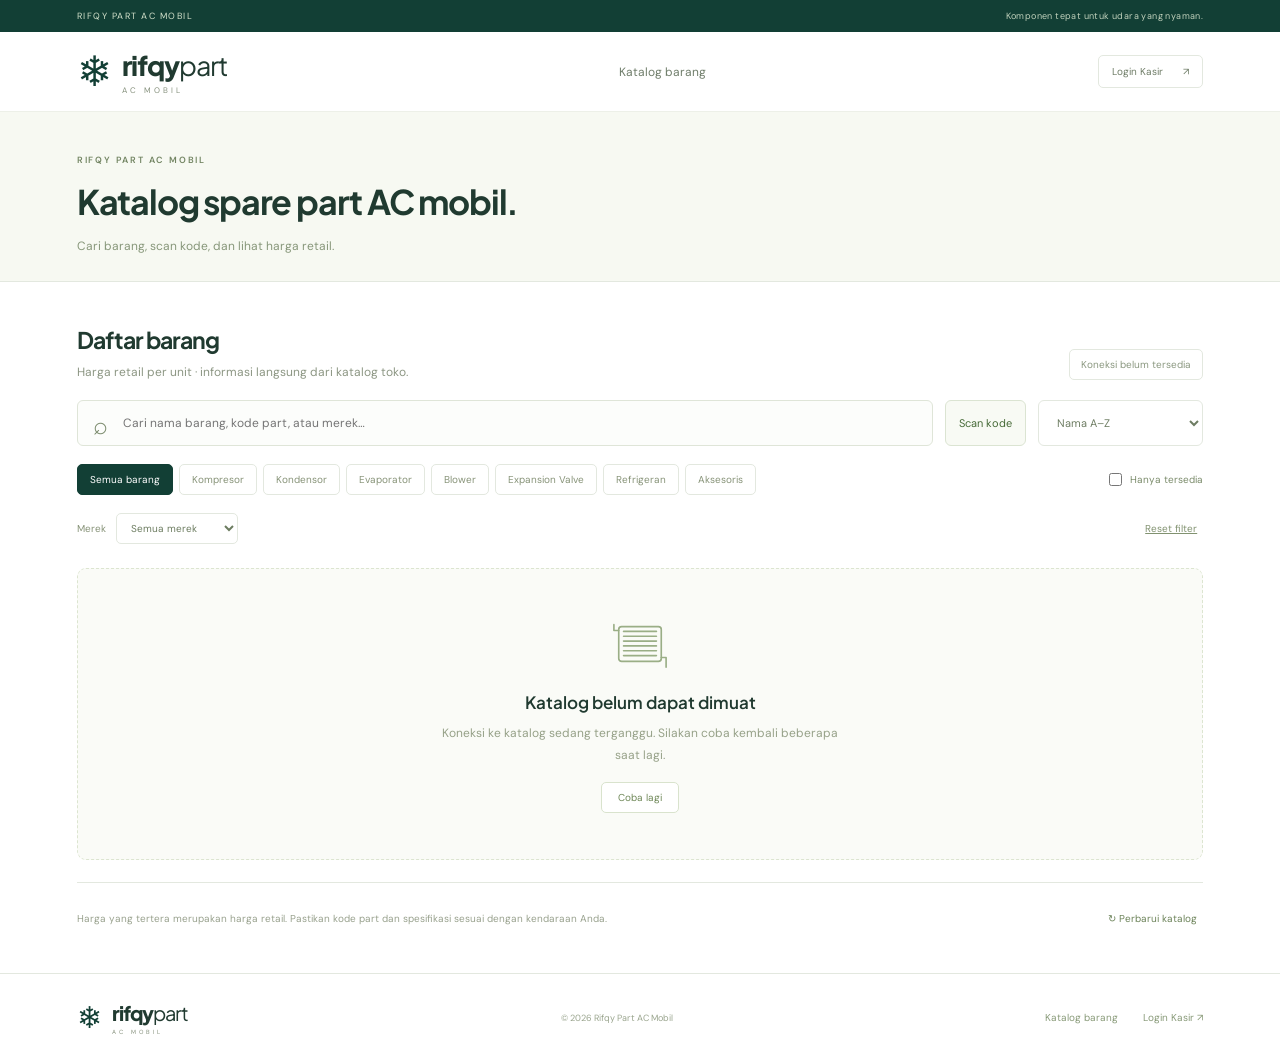
<file: index.html>
<!doctype html><html lang="id"><head><meta charset="utf-8"><meta name="viewport" content="width=device-width,initial-scale=1"><meta name="theme-color" content="#123f35"><meta name="description" content="Katalog spare part AC mobil Rifqy Part. Temukan kompresor, kondensor, evaporator, blower, dan aksesoris dengan harga retail yang jelas."><link rel="icon" type="image/svg+xml" href="favicon.svg?v=snowflake-2"><title>Rifqy Part AC Mobil — Katalog & Harga Retail</title><link rel="stylesheet" href="catalog.css"><link rel="stylesheet" href="scan.css"><style>#order-dialog{border:0;border-radius:18px;padding:0;width:min(94vw,510px);max-height:90vh}#order-dialog::backdrop{background:#0b1719b3}.order-dialog-inner{padding:25px;position:relative;font-family:inherit}.order-dialog-inner h2{margin:0 0 8px}.order-dialog-inner>p{color:#556;margin:0 0 18px}.order-dialog-inner .field{display:flex;flex-direction:column;gap:6px;margin:11px 0}.order-dialog-inner label{font-weight:650;font-size:14px}.order-dialog-inner input,.order-dialog-inner textarea{font:inherit;padding:11px;border:1px solid #b6c5c1;border-radius:9px;max-width:100%;box-sizing:border-box}.order-dialog-inner #close-order{position:absolute;right:15px;top:13px;background:none;border:0;font-size:27px;cursor:pointer}.order-submit,.order-button{background:#126b4d;color:white;border:0;border-radius:9px;padding:11px 16px;cursor:pointer;font-weight:700}.order-submit{width:100%;margin-top:10px}.order-button:disabled{opacity:.5;cursor:not-allowed}.order-hint{font-size:13px;color:#596963}#order-estimate{font-weight:700}</style><style>
.product-art{overflow:hidden;min-height:0;isolation:isolate}
.product-art .real-product-photo{display:block;width:100%;height:100%;min-width:0;min-height:0;max-height:100%;object-fit:contain;object-position:center;padding:18px 12px 10px;box-sizing:border-box;grid-area:1/1;position:relative;z-index:0}
.product-art .type-tag{z-index:2}
.product-art .photo-fallback{grid-area:1/1}
.detail-top{overflow:hidden;isolation:isolate}
.detail-top .real-product-photo{display:block;width:100%;height:100%;max-height:100%;min-height:0;object-fit:contain;object-position:center;padding:18px;box-sizing:border-box;grid-area:1/1}
.detail-top .photo-fallback{grid-area:1/1}
.catalog-card-body{position:relative;z-index:1;background:#fff;min-width:0}
.catalog-card h3{overflow-wrap:anywhere}
</style><script src="scan.js" defer></script><script src="catalog.js?v=photo-layout-20261022b" defer></script></head><body><div class="topline"><span>RIFQY PART AC MOBIL</span><span>Komponen tepat untuk udara yang nyaman.</span></div><header class="site-header"><a class="logo" href="./" aria-label="Rifqy Part AC Mobil, beranda"><span class="snow">❄</span><span><b>rifqy<span>part</span></b><small>AC MOBIL</small></span></a><nav aria-label="Navigasi utama"><a href="#katalog">Katalog barang</a></nav><a class="staff-login" href="kasir.html">Login Kasir <span aria-hidden="true">↗</span></a></header><main><section class="simple-intro"><div class="eyebrow">RIFQY PART AC MOBIL</div><h1>Katalog spare part AC mobil.</h1><p>Cari barang, scan kode, dan lihat harga retail.</p></section><section class="catalog-section" id="katalog"><div class="section-heading"><div><h2>Daftar barang</h2><p>Harga retail per unit · informasi langsung dari katalog toko.</p></div><span class="catalog-count" id="catalog-count" aria-live="polite">Memuat katalog…</span></div><div class="search-row"><div class="catalog-search"><span aria-hidden="true">⌕</span><input type="search" id="catalog-search" placeholder="Cari nama barang, kode part, atau merek…" aria-label="Cari barang di katalog"></div><button class="scan-action" id="scan-public" type="button">Scan kode</button><select id="catalog-sort" aria-label="Urutkan barang"><option value="name">Nama A–Z</option><option value="price-asc">Harga terendah</option><option value="price-desc">Harga tertinggi</option></select></div><div class="filter-row"><div class="category-chips" id="category-chips"></div><label class="available-filter"><input type="checkbox" id="only-available"> Hanya tersedia</label></div><div class="brand-filter"><label for="brand-select">Merek</label><select id="brand-select"><option value="">Semua merek</option></select><button class="reset-filter" id="reset-filters">Reset filter</button></div><div id="catalog-results" class="catalog-products" aria-live="polite"><div class="empty-state"><div class="loading-pulse"></div><p>Menyiapkan katalog barang…</p></div></div><div class="catalog-bottom"><p>Harga yang tertera merupakan harga retail. Pastikan kode part dan spesifikasi sesuai dengan kendaraan Anda.</p><button id="refresh-catalog">↻ Perbarui katalog</button></div></section></main><footer><a class="logo" href="./"><span class="snow">❄</span><span><b>rifqy<span>part</span></b><small>AC MOBIL</small></span></a><span>© <span id="year"></span> Rifqy Part AC Mobil</span><div><a href="#katalog">Katalog barang</a><a href="kasir.html">Login Kasir ↗</a></div></footer><dialog id="order-dialog"><div class="order-dialog-inner"><button type="button" id="close-order" class="close-detail" aria-label="Tutup form pesanan">×</button><h2>Pesan via WhatsApp</h2><p>Isi data berikut. Pesanan akan dibuka di WhatsApp toko untuk dikonfirmasi.</p><form id="order-form"><div class="field"><label for="order-product">Barang</label><input id="order-product" readonly></div><div class="field"><label for="order-qty">Jumlah unit</label><input id="order-qty" type="number" min="1" max="9999" step="1" value="1" required></div><div class="field"><label for="order-name">Nama pemesan *</label><input id="order-name" maxlength="100" autocomplete="name" required></div><div class="field"><label for="order-phone">Nomor WhatsApp *</label><input id="order-phone" type="tel" inputmode="tel" maxlength="20" placeholder="08xxxxxxxxxx" required></div><div class="field"><label for="order-address">Alamat pengiriman *</label><textarea id="order-address" rows="3" maxlength="500" required></textarea></div><div class="field"><label for="order-notes">Catatan (opsional)</label><textarea id="order-notes" rows="2" maxlength="500" placeholder="Tipe mobil, tahun, atau catatan lain"></textarea></div><p id="order-estimate" aria-live="polite"></p><p class="order-hint">Harga barang belum termasuk ongkir. Stok dan kecocokan part dikonfirmasi admin sebelum pembayaran.</p><button type="submit" class="order-submit">Kirim Pesanan via WhatsApp ↗</button></form></div></dialog><dialog id="product-dialog"><div id="product-detail"></div></dialog></body></html>
</file>
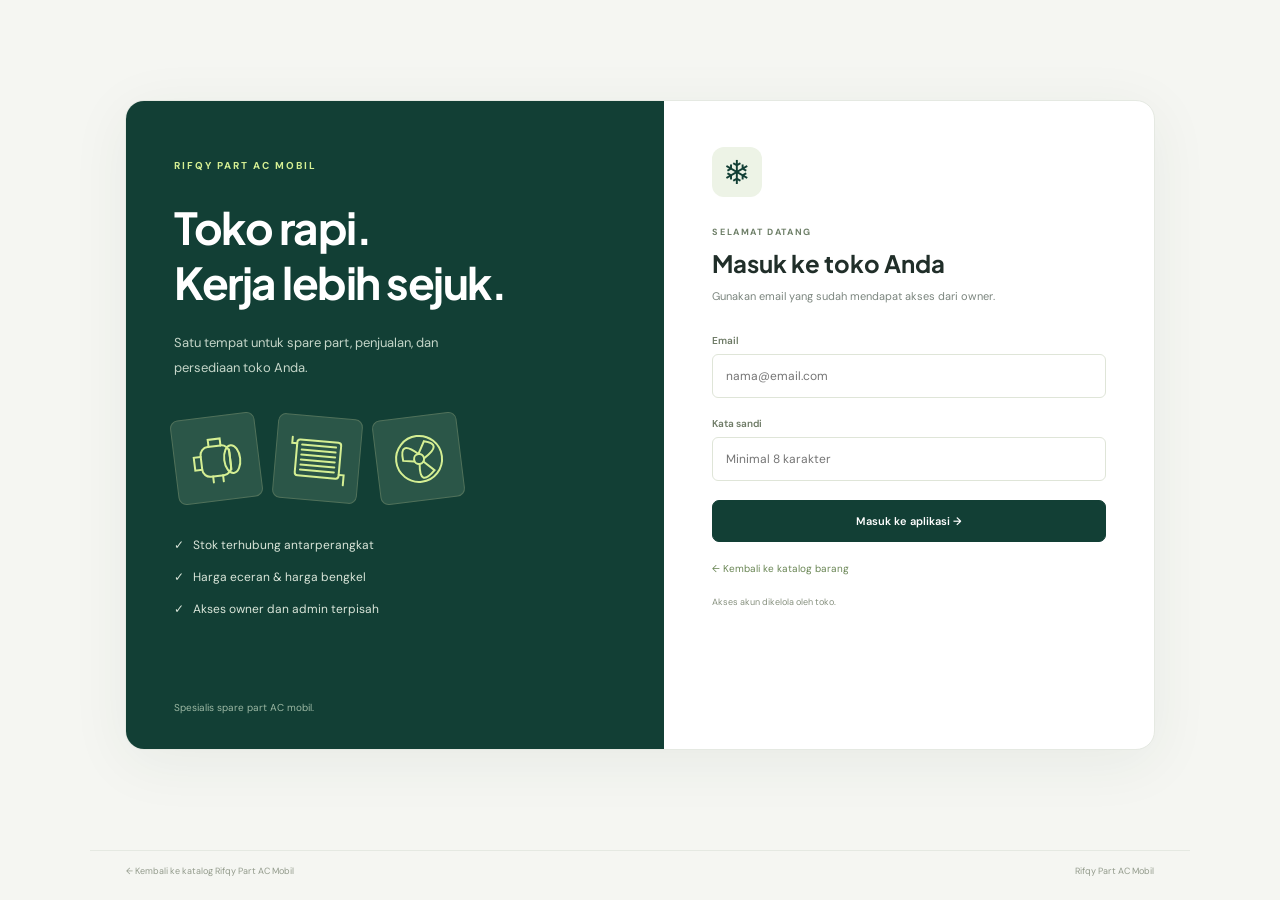
<file: kasir.html>
<!doctype html><html lang="id"><head><meta charset="utf-8"><meta name="viewport" content="width=device-width,initial-scale=1"><meta name="robots" content="noindex,nofollow"><meta name="theme-color" content="#123f35"><meta name="description" content="Sistem kasir Rifqy Part AC Mobil untuk owner dan admin toko."><link rel="icon" type="image/svg+xml" href="favicon.svg?v=snowflake-2"><title>Login Kasir | Rifqy Part AC Mobil</title><link rel="stylesheet" href="style.css?v=sales-thermal-20261022"><link rel="stylesheet" href="scan.css"></head><body><aside><a class="brand" href="#dashboard"><span class="brand-icon">❄</span><span>rifqy<span class="thin">part</span><small>AC MOBIL · RETAIL SYSTEM</small></span></a><div class="shop"><span class="avatar">RP</span><div><b>Rifqy Part AC Mobil</b><small>Spesialis spare part AC mobil</small></div><span class="online"></span></div><label class="nav-label">WORKSPACE</label><nav id="nav"></nav><div class="aside-bottom"><div class="help-icon">↗</div><b>Data toko, tetap di tanganmu.</b><p>Simpan cadangan secara berkala agar data mudah dipindahkan.</p><button class="backup" onclick="backup()">↓ Ekspor cadangan</button><button class="restore" onclick="document.getElementById('restore').click()">Pulihkan cadangan</button><input type="file" id="restore" accept="application/json" hidden></div><div class="profile"><span class="avatar">O</span><div><b>Owner toko</b><small>Mode satu perangkat</small></div></div></aside><div class="workspace"><header><div class="breadcrumb">Workspace <span>/</span> <b id="crumb">Ringkasan</b></div><div class="header-right"><span class="device"><i></i> Menghubungkan data…</span><span id="today"></span><button id="session-exit" class="session-exit" type="button" hidden onclick="demoMode?exitDemo():logoutCloud()">Keluar akun</button><button class="icon-btn mobile-menu" aria-label="Buka menu" onclick="document.body.classList.toggle('menu-open')">☰</button></div></header><main id="app"></main><footer><a href="./">← Kembali ke katalog Rifqy Part AC Mobil</a><span>Rifqy Part AC Mobil</span></footer></div><dialog id="modal"><div id="modal-content"></div></dialog><div id="toast" role="status"></div><script src="vendor/supabase-2.118.0.js"></script><script src="cloud.js?v=discount-20261022"></script><script src="scan.js"></script><script src="vendor/jsbarcode-3.12.3.all.min.js"></script><script src="app.js?v=backup-20261022"></script><script src="barcode-ui.js"></script><script src="credit-ui.js"></script><script src="operations-ui.js?v=thermal-supplier-20261022"></script><script src="product-photo.js"></script></body></html>
</file>
<file: catalog.css>
@import url('https://fonts.googleapis.com/css2?family=DM+Sans:wght@400;500;600;700&family=Plus+Jakarta+Sans:wght@400;500;600;700;800&display=swap');
:root{--green:#123f35;--ink:#203a30;--lime:#d5ef93;--muted:#7b857b;--line:#e3e8df;--cream:#f7f8f2}*{box-sizing:border-box}html{scroll-behavior:smooth;scroll-padding-top:100px}body{margin:0;background:#fff;color:var(--ink);font:14px 'DM Sans',Arial,sans-serif}a{color:inherit;text-decoration:none}button,input,select{font:inherit}button,a{touch-action:manipulation}button{cursor:pointer}input:focus-visible,select:focus-visible,button:focus-visible,a:focus-visible{outline:3px solid #83aa59;outline-offset:4px}.topline{background:var(--green);color:#d4e2cc;display:flex;justify-content:space-between;padding:10px max(6%,calc((100vw - 1200px)/2));font-size:9px;letter-spacing:1.5px}.topline span:last-child{letter-spacing:.4px;color:#c0d1bc}.site-header{height:95px;padding:0 6%;display:flex;align-items:center;justify-content:space-between;border-bottom:1px solid #edf0e8;background:white}.logo{display:flex;align-items:center;gap:10px}.snow{font-size:42px;color:var(--green)}.logo b{display:block;font:800 27px 'Plus Jakarta Sans';letter-spacing:-1px}.logo b span{font-weight:400}.logo small{display:block;font-size:8px;letter-spacing:3px;color:#86917d;margin-top:3px}.site-header nav{display:flex;gap:32px;font-size:12px;color:#6f7d6a}.site-header nav a:hover{color:var(--green)}.staff-login{font-size:10px;border:1px solid var(--line);padding:9px 13px;border-radius:5px;color:#6e7c66;display:flex;gap:20px}.staff-login:hover{background:var(--cream)}main{max-width:1440px;margin:auto}.hero{display:grid;grid-template-columns:1.05fr 1fr;padding:64px 6% 52px;gap:45px;align-items:center;min-height:530px}.eyebrow{font-size:9px;font-weight:600;letter-spacing:1.8px;color:#738563;display:flex;gap:8px;align-items:center}.eyebrow i{width:5px;height:5px;border-radius:50%;background:#88ab59}h1{font:700 clamp(35px,3.8vw,56px)/1.2 'Plus Jakarta Sans',Arial;letter-spacing:-2.4px;margin:23px 0}h1 em{font-style:normal;color:#66874c}h2{font:700 28px/1.35 'Plus Jakarta Sans',Arial;letter-spacing:-1px;margin:12px 0 0}.hero-text>p{font-size:13px;line-height:1.9;max-width:370px;color:#7d8876;margin-bottom:28px}.primary{display:inline-flex;align-items:center;justify-content:center;gap:38px;background:var(--green);color:white;padding:14px 20px;border-radius:6px;font-size:12px}.primary:hover{background:#245a46}.hero-notes{display:flex;gap:20px;font-size:9px;color:#8c9682;margin-top:24px}.hero-notes span:before{content:'✓';color:#668d4a;margin-right:5px}.hero-art{height:390px;background:#edf2e5;border:1px solid #e6ecd9;border-radius:15px;position:relative;display:grid;place-items:center;overflow:hidden}.art-grid{position:absolute;inset:0;opacity:.5;background-image:linear-gradient(#dce5cc70 1px,transparent 1px),linear-gradient(90deg,#dce5cc70 1px,transparent 1px);background-size:35px 35px;mask-image:linear-gradient(110deg,black,transparent)}.art-index{position:absolute;left:25px;top:24px;font-size:8px;letter-spacing:2px;color:#8b9b7a}.orbit{position:absolute;border:1px solid #d3dfc4;border-radius:50%;width:280px;height:280px}.orbit-two{width:355px;height:355px;border-style:dashed;border-color:#d8e1cc}.hero-part{position:relative;color:var(--green);width:225px;transform:rotate(-13deg);filter:drop-shadow(12px 24px 12px #54733a20)}.hero-part svg{width:100%;height:auto;stroke-width:1.1}.art-label{position:absolute;left:24px;bottom:84px;display:flex;gap:8px;align-items:center;font-size:7px;letter-spacing:1.4px;color:#7b9068}.mini-line{height:1px;width:27px;background:#93a87a}.art-tag{position:absolute;bottom:20px;left:20px;right:20px;display:flex;align-items:center;gap:13px;background:#ffffffd9;border:1px solid #e0e8d5;border-radius:7px;padding:14px}.art-tag>span{font-size:24px;color:#78955a}.art-tag b{display:block;font:600 11px 'Plus Jakarta Sans'}.art-tag small{display:block;font-size:9px;color:#8b9780;margin-top:4px}.art-plus{position:absolute;top:20px;right:24px;font-size:24px;color:#92a67b}.trust-strip{margin:0 6% 57px;display:grid;grid-template-columns:repeat(3,1fr);border-top:1px solid var(--line);border-bottom:1px solid var(--line);padding:25px 0;gap:28px}.trust-strip>div{display:flex;gap:14px;align-items:center;border-right:1px solid var(--line)}.trust-strip>div:last-child{border:0}.trust-num{font:500 20px 'Plus Jakarta Sans';color:#b3c3a4}.trust-strip b{font-size:11px;font-weight:600}.trust-strip small{display:block;font-size:10px;color:#95a087;margin-top:6px}.category-section,.catalog-section{padding:0 6%;margin-bottom:64px}.section-heading{display:flex;justify-content:space-between;align-items:end;gap:18px;margin-bottom:25px}.text-link{font-size:10px;color:#6c825c;white-space:nowrap}.category-grid{display:grid;grid-template-columns:repeat(6,1fr);gap:12px}.category-card{border:1px solid var(--line);border-radius:8px;background:var(--cream);padding:19px 10px 16px;color:#6e8062;text-align:center;transition:.15s}.category-card:hover{border-color:#9bb17f;transform:translateY(-3px)}.category-card svg{width:50px;height:50px;display:block;margin:0 auto 13px}.category-card b{font-size:11px;font-weight:500;color:#46573c}.catalog-section{padding-top:40px;border-top:1px solid var(--line)}.section-heading p{font-size:12px;color:#8c9683;margin:9px 0 0}.catalog-count{font-size:10px;color:#8b9880;border:1px solid var(--line);padding:8px 11px;border-radius:5px;white-space:nowrap}.search-row{display:flex;gap:12px}.catalog-search{position:relative;flex:1}.catalog-search>span{position:absolute;top:9px;left:16px;font-size:25px;color:#7b8b6d}.catalog-search input{width:100%;border:1px solid #dfe5d8;border-radius:6px;padding:14px 18px 14px 45px;font-size:12px;background:#fcfdfb;outline-color:#8ba66a}.search-row>select{border:1px solid var(--line);padding:0 14px;border-radius:6px;font-size:11px;color:#6e7d63;background:white;min-width:165px}.filter-row{display:flex;justify-content:space-between;align-items:center;margin:18px 0;gap:15px}.category-chips{display:flex;gap:6px;flex-wrap:wrap}.chip{padding:8px 12px;border:1px solid var(--line);background:white;border-radius:5px;font-size:10px;color:#879378}.chip.active{background:var(--green);color:white;border-color:var(--green)}.available-filter{font-size:10px;color:#7a8b6a;white-space:nowrap;display:flex;align-items:center;gap:5px}.available-filter input{accent-color:var(--green)}.brand-filter{display:flex;align-items:center;gap:10px;margin:5px 0 24px;font-size:10px;color:#879378}.brand-filter select{padding:7px 24px 7px 10px;border:1px solid var(--line);border-radius:5px;background:white;color:#6c7c60;font-size:10px}.reset-filter{margin-left:auto;border:0;background:none;font-size:10px;color:#819270;text-decoration:underline}.catalog-products{display:grid;grid-template-columns:repeat(4,1fr);gap:18px}.catalog-card{border:1px solid var(--line);border-radius:9px;overflow:hidden;background:white;display:flex;flex-direction:column;transition:.15s}.catalog-card:hover{border-color:#b5c3a4;box-shadow:0 6px 25px #4467380a}.product-art{height:175px;background:#f3f5ee;display:grid;place-items:center;color:#80946d;position:relative}.product-art svg{height:95px;width:95px}.product-art .type-tag{position:absolute;left:12px;top:12px;font-size:8px;border:1px solid #dde5d3;background:#ffffffba;padding:4px 6px;border-radius:3px;color:#8b9a7b}.catalog-card-body{padding:17px 17px 15px;display:flex;flex-direction:column;flex:1}.card-code{font-size:9px;letter-spacing:.6px;color:#98a48b}.catalog-card h3{font:600 13px/1.7 'Plus Jakarta Sans';margin:9px 0 6px}.card-brand{font-size:10px;color:#93a083;margin:0 0 15px}.card-price{font:700 19px 'Plus Jakarta Sans';letter-spacing:-.5px;color:var(--green);margin-top:auto}.price-label{font-size:8px;color:#9aa58d;margin-top:4px}.card-bottom{display:flex;justify-content:space-between;align-items:center;margin-top:18px;gap:8px}.availability{font-size:9px;color:#688d4f;display:flex;align-items:center;gap:5px}.availability:before{content:'';width:4px;height:4px;background:#87a96a;border-radius:50%}.availability.sold{color:#a89c7c}.availability.sold:before{background:#b1a98e}.detail-link{border:0;background:none;padding:0;font-size:9px;color:#65804f}.catalog-bottom{display:flex;justify-content:space-between;gap:25px;align-items:center;border-top:1px solid var(--line);padding-top:17px;margin-top:25px}.catalog-bottom p{font-size:10px;color:#98a18d;line-height:1.7;max-width:600px}.catalog-bottom button{border:0;background:none;font-size:10px;color:#6c8359;white-space:nowrap}.empty-state{grid-column:1/-1;text-align:center;background:#fafbf7;border:1px dashed #dce5d0;border-radius:9px;padding:46px 20px;min-height:240px;display:flex;flex-direction:column;align-items:center;justify-content:center}.empty-state svg{width:58px;height:58px;color:#9aae86;margin-bottom:18px}.empty-state h3{font:600 17px 'Plus Jakarta Sans';margin:0 0 10px}.empty-state p{font-size:12px;color:#96a188;line-height:1.8;margin:0;max-width:420px}.empty-state button{margin-top:16px;padding:8px 16px;border:1px solid #d9e3cd;border-radius:5px;background:white;color:#6f8858;font-size:10px}.loading-pulse{width:25px;height:25px;border:2px solid #dde6d1;border-top-color:#62834b;border-radius:50%;animation:spin 1s linear infinite;margin-bottom:16px}@keyframes spin{to{transform:rotate(360deg)}}.about-section{margin:20px 6% 65px;background:var(--green);color:white;border-radius:10px;display:grid;grid-template-columns:60px 1fr 1fr;gap:30px;padding:40px;align-items:center}.about-mark{font-size:55px;color:var(--lime)}.about-section .eyebrow{color:#adc596;font-size:8px}.about-section h2{font-size:23px;line-height:1.5;margin-top:9px}.about-section p{font-size:11px;line-height:1.95;color:#b9cbb2;margin:0}footer{max-width:1440px;margin:auto;padding:30px 6%;border-top:1px solid var(--line);display:flex;align-items:center;justify-content:space-between;gap:20px}footer .logo .snow{font-size:30px}footer .logo b{font-size:20px}footer .logo small{font-size:6px}footer>span{font-size:9px;color:#9aa58e}footer>div{display:flex;gap:25px;font-size:10px;color:#889a78}dialog{border:1px solid var(--line);border-radius:13px;padding:0;max-width:calc(100% - 30px);width:600px;max-height:90vh;overflow:auto;box-shadow:0 25px 100px #102f3030}dialog::backdrop{background:#133a2c70;backdrop-filter:blur(3px)}.detail-top{height:210px;background:#f2f5ec;display:grid;place-items:center;position:relative}.detail-top>svg{height:135px;width:135px;color:#7e9668}.close-detail{position:absolute;top:16px;right:16px;border:1px solid #dde6d3;background:white;border-radius:50%;width:30px;height:30px;color:#70885c;font-size:20px}.detail-body{padding:25px 30px}.detail-body h2{font-size:22px;line-height:1.5;margin:10px 0 15px}.detail-body .card-price{font-size:27px}.detail-data{display:grid;grid-template-columns:1fr 1fr;gap:18px;margin:25px 0}.detail-data dt{font-size:9px;color:#91a080;margin-bottom:6px}.detail-data dd{margin:0;font-size:12px;color:#5b724a}.detail-note{font-size:11px;color:#8d9a7c;background:#f7f9f2;padding:13px;border-radius:5px;line-height:1.8}.back-catalog{display:block;font-size:11px;margin:15px 0;color:#78945f}@media(min-width:1500px){.site-header,.topline{padding-left:calc((100vw - 1268px)/2);padding-right:calc((100vw - 1268px)/2)}}@media(max-width:1050px){.hero{gap:25px;padding-top:45px}.hero-art{height:350px}h1{font-size:40px}.category-grid{grid-template-columns:repeat(3,1fr)}.category-card{display:flex;align-items:center;justify-content:center;gap:12px;padding:15px}.category-card svg{width:35px;height:35px;margin:0}.catalog-products{grid-template-columns:repeat(3,1fr)}.filter-row{align-items:flex-start;flex-wrap:wrap}.about-section{grid-template-columns:45px 1fr;gap:20px;padding:30px}.about-section p{grid-column:2}.trust-strip{gap:15px}.trust-strip>div{gap:10px}.site-header nav{gap:20px}.hero-notes{gap:12px}}@media(max-width:700px){.topline{padding:9px 5%;font-size:8px}.topline span:last-child{display:none}.site-header{height:76px;padding:0 5%}.site-header nav{display:none}.logo b{font-size:23px}.snow{font-size:35px}.staff-login{font-size:9px;padding:8px 11px;gap:12px}.hero{padding:36px 5% 30px;grid-template-columns:1fr;gap:30px}.hero h1{font-size:39px;letter-spacing:-1.8px;margin:19px 0}.hero-text>p{font-size:12px;max-width:100%;margin-bottom:22px}.hero-art{height:285px}.hero-part{width:170px}.orbit-one{width:215px;height:215px}.orbit-two{width:275px;height:275px}.art-index{font-size:7px}.hero-notes{font-size:9px}.trust-strip{margin:0 5% 35px;padding:22px 0;gap:13px;grid-template-columns:1fr}.trust-strip>div{border:0;gap:15px}.trust-strip small{font-size:9px;margin-top:3px}.trust-num{font-size:18px}.section-heading{align-items:flex-start;gap:12px}.section-heading h2{font-size:23px}.section-heading .text-link{font-size:8px;max-width:90px;white-space:normal;text-align:right;line-height:1.8;margin-top:22px}.category-section,.catalog-section{padding-left:5%;padding-right:5%;margin-bottom:38px}.category-grid{gap:9px;grid-template-columns:repeat(3,1fr)}.category-card{flex-direction:column;gap:7px;padding:14px 5px}.category-card svg{width:32px;height:32px}.category-card b{font-size:10px}.eyebrow{font-size:8px;letter-spacing:1.4px}.catalog-section{padding-top:28px}.catalog-count{font-size:8px;padding:6px;max-width:100px;white-space:normal;text-align:center;line-height:1.7}.section-heading p{font-size:11px;line-height:1.7}.search-row{gap:7px}.search-row select{min-width:105px;max-width:115px;font-size:9px;padding:0 7px}.catalog-search input{padding:13px 10px 13px 32px;font-size:10px}.catalog-search>span{left:10px;top:8px;font-size:23px}.filter-row{margin:14px 0}.chip{padding:7px 9px;font-size:9px}.available-filter{font-size:9px}.catalog-products{grid-template-columns:repeat(2,1fr);gap:10px}.product-art{height:135px}.product-art svg{width:75px;height:75px}.catalog-card-body{padding:13px 11px}.catalog-card h3{font-size:11px}.card-price{font-size:16px}.card-code{font-size:8px}.card-brand{font-size:9px}.card-bottom{gap:5px;flex-wrap:wrap}.availability,.detail-link{font-size:8px}.catalog-bottom{align-items:flex-start;gap:12px}.catalog-bottom p{font-size:9px}.catalog-bottom button{font-size:9px;padding-top:11px}.about-section{margin:0 5% 35px;padding:25px;grid-template-columns:1fr;gap:10px}.about-mark{font-size:40px}.about-section p{grid-column:auto;margin-top:12px}.about-section h2{font-size:23px}footer{padding:25px 5%;flex-wrap:wrap;gap:22px}footer>span{font-size:8px}footer>div{width:100%;justify-content:space-between;font-size:9px}.empty-state{padding:35px 15px;min-height:250px}.empty-state h3{font-size:15px}.empty-state p{font-size:11px}.detail-body{padding:22px}.detail-body h2{font-size:20px}}
@media(prefers-reduced-motion:reduce){html{scroll-behavior:auto}*{animation:none!important;transition:none!important}}
.simple-intro{padding:42px 6% 27px;background:#f7f9f2;border-bottom:1px solid var(--line)}.simple-intro h1{font-size:34px;letter-spacing:-1.2px;line-height:1.35;margin:13px 0}.simple-intro p{font-size:12px;color:#87977a;margin:0}.catalog-section{border-top:0;padding-top:30px;margin-bottom:36px}.catalog-products{gap:15px}.product-art{height:130px}.product-art svg{height:75px;width:75px}.site-header{height:80px}.catalog-section .section-heading{margin-bottom:20px}.catalog-section .section-heading h2{font-size:23px}.catalog-bottom{margin-top:22px}footer{padding-top:24px;padding-bottom:24px}@media(max-width:700px){.simple-intro{padding:27px 5% 23px}.simple-intro h1{font-size:27px;line-height:1.4;letter-spacing:-.9px;margin:11px 0}.simple-intro p{font-size:11px}.site-header{height:70px}.search-row{flex-wrap:wrap}.catalog-search{flex-basis:calc(100% - 110px)}.search-row>select{min-width:100%;padding:10px}.search-row>.scan-action{flex:0 0 90px;justify-content:center}.product-art{height:110px}.product-art svg{height:65px;width:65px}}
</file>
<file: scan.css>
#scan-dialog{width:560px;max-width:calc(100% - 24px);padding:0;border:1px solid #dfe5d7;border-radius:12px;color:#203a30;background:white;box-shadow:0 20px 80px #143f3533;max-height:94vh;overflow:auto;font-family:'DM Sans',Arial,sans-serif}#scan-dialog::backdrop{background:#102d2470;backdrop-filter:blur(3px)}.scan-header{display:flex;align-items:start;gap:18px;padding:22px}.scan-header h2{font-size:18px;margin:0 0 8px;letter-spacing:-.4px}.scan-header p{font-size:11px;line-height:1.7;color:#869079;margin:0}.scan-close{border:0;border-radius:5px;background:#eff4e8;font-size:22px;padding:2px 10px;color:#476637;margin-left:auto}.scan-camera{position:relative;background:#183c32;aspect-ratio:4/3;max-height:330px}.scan-camera video{height:100%;width:100%;display:block;object-fit:cover}.scan-guide{position:absolute;left:8%;right:8%;top:30%;bottom:30%;border:2px solid #d5ef93;border-radius:9px;pointer-events:none;box-shadow:0 0 0 100px #153b2520}.scan-status{font-size:11px;line-height:1.7;color:#66785a;padding:0 22px;margin:17px 0}.scan-manual{margin:0 22px 20px}.scan-manual label{display:block;font-size:10px;color:#859476;margin-bottom:8px}.scan-manual>div{display:flex;gap:8px}.scan-manual input{min-width:0;flex:1;padding:11px;border:1px solid #dfe6d5;border-radius:5px;font-size:12px}.scan-manual button,.scan-retry{border:0;border-radius:5px;background:#123f35;color:white;padding:10px 12px;font-size:10px;cursor:pointer}.scan-footer{border-top:1px solid #e5eadf;padding:14px 22px;display:flex;justify-content:space-between;align-items:center;gap:12px;font-size:9px;color:#93a083}.scan-retry{background:#edf3e4;color:#627c4d}.scan-action{border:1px solid #dbe4d2;background:#f8faf4;padding:11px 13px;border-radius:6px;color:#466a37;font-size:11px;white-space:nowrap;cursor:pointer;display:inline-flex;gap:7px;align-items:center}.sku-entry{display:flex;gap:7px}.sku-entry input{min-width:0;flex:1}.sku-entry .scan-action{padding:8px 11px;font-size:10px}.sku-preview{margin:12px 0;border:1px dashed #dfe7d4;border-radius:6px;background:#fafcf5;text-align:center;padding:12px;overflow:hidden}.sku-preview:empty{display:none}.sku-preview svg{max-width:100%;height:auto;max-height:110px;background:white}.sku-preview p{font-size:9px;color:#839473;margin:6px 0 0}.barcode-label-sheet{display:grid;grid-template-columns:repeat(2,minmax(0,1fr));gap:14px}.barcode-sticker{padding:13px 10px;border:1px dashed #cdd8c0;text-align:center;break-inside:avoid;overflow:hidden;color:#111;background:white}.barcode-sticker b{display:block;font-size:11px;line-height:1.5;margin:6px 0}.barcode-sticker .sticker-brand{font-size:8px;letter-spacing:.6px;color:#536748}.barcode-sticker .sticker-price{font-size:12px;font-weight:700;margin-top:6px}.barcode-sticker svg{display:block;width:100%;height:auto;max-height:130px;margin:auto}.barcode-preview{border:1px solid #e5eadf;padding:16px;margin:18px 0;text-align:center}.barcode-preview svg{max-width:100%;height:auto;max-height:150px}.label-options{display:flex;gap:14px;align-items:end;margin-bottom:18px}.label-options .field{flex:1}.barcode-note{font-size:10px;line-height:1.7;color:#879578}.label-print .modal-head{display:none}.barcode-camera-icon{width:14px;height:14px}.label-actions{display:flex;gap:5px;flex-wrap:wrap}@media(max-width:600px){#scan-dialog{max-height:95vh}.scan-header{padding:18px}.scan-manual{margin:0 18px 18px}.scan-footer{padding:12px 18px}.scan-status{padding:0 18px}.scan-camera{max-height:275px}.scan-action{padding:11px;font-size:10px}.barcode-label-sheet{grid-template-columns:1fr}.sku-entry{flex-wrap:wrap}.sku-entry input{width:100%;flex-basis:100%}.label-options{flex-wrap:wrap}.label-options .field{min-width:130px}}
@media print{body.label-print #modal-content,body.label-print #modal-content *{visibility:visible}body.label-print dialog{position:absolute;left:0;top:0;width:100%;max-width:100%;padding:0;border:0;box-shadow:none;max-height:none;overflow:visible}body.label-print #modal .modal-head,body.label-print #modal .modal-actions,body.label-print .label-options,body.label-print .barcode-note{display:none!important}body.label-print .barcode-label-sheet{display:grid;grid-template-columns:repeat(2,minmax(0,1fr));gap:6mm}body.label-print .barcode-sticker{padding:4mm;min-height:35mm;border:1px dashed #bbb}body.label-print .barcode-sticker svg{max-height:none;width:100%}body.label-print .barcode-sticker b{font-size:10pt}body.label-print .barcode-sticker .sticker-price{font-size:11pt}#scan-dialog{display:none!important}}
</file>
<file: style.css>
@import url('https://fonts.googleapis.com/css2?family=DM+Sans:wght@400;500;600;700&family=Plus+Jakarta+Sans:wght@400;500;600;700;800&display=swap');
:root{--green:#123f35;--lime:#d5ef93;--bg:#f5f6f2;--ink:#202e29;--muted:#7b857e;--line:#e5e9e2;--orange:#b67922}*{box-sizing:border-box}body{margin:0;background:var(--bg);color:var(--ink);font:14px 'DM Sans',Arial,sans-serif}button,input,select,textarea{font:inherit}button,a,input,select{ -webkit-tap-highlight-color:transparent}button{cursor:pointer}button:disabled{cursor:not-allowed;opacity:.45}a{color:inherit;text-decoration:none}aside{width:248px;position:fixed;inset:0 auto 0 0;background:#fff;border-right:1px solid var(--line);padding:31px 22px 18px;display:flex;flex-direction:column;z-index:20}.brand{display:flex;align-items:center;gap:10px;font:800 26px 'Plus Jakarta Sans',Arial}.brand-icon{color:var(--green);font-size:41px}.brand .thin{font-weight:400}.brand small{display:block;font:600 8px 'DM Sans';letter-spacing:1.7px;color:var(--muted);margin-top:3px}.shop{margin:36px 0 30px;padding:13px 9px;background:#f6f7f3;border:1px solid var(--line);border-radius:9px;display:flex;align-items:center;gap:9px}.avatar{width:35px;height:35px;border-radius:9px;background:#e7eee6;color:var(--green);display:grid;place-items:center;font-size:12px;font-weight:700}.shop b,.profile b{font-size:12px}.shop small,.profile small{display:block;font-size:10px;color:var(--muted);margin-top:4px}.online{width:6px;height:6px;background:#68a77b;border-radius:50%;margin-left:auto}.nav-label{font-size:9px;letter-spacing:1.7px;color:#98a095;margin:0 12px 14px}nav{display:grid;gap:6px}nav a{display:flex;align-items:center;gap:13px;padding:13px 14px;font-size:12px;color:#69746b;border-radius:7px}nav a svg{width:18px;height:18px}nav a.active{background:var(--green);color:white}nav a.active:after{content:'';width:5px;height:5px;border-radius:50%;background:var(--lime);margin-left:auto}.aside-bottom{margin-top:auto;padding:19px 14px;background:#f2f5ec;border-radius:10px}.help-icon{font-size:24px;color:#4d7154;margin-bottom:8px}.aside-bottom b{font-size:11px;line-height:1.5;display:block}.aside-bottom p{font-size:10px;line-height:1.7;color:var(--muted)}.backup{border:1px solid #d3decb;background:white;width:100%;padding:9px;border-radius:5px;color:var(--green);font-size:11px;font-weight:600}.restore{background:none;border:0;width:100%;font-size:10px;color:#77846d;margin-top:9px}.profile{display:flex;gap:10px;align-items:center;margin-top:19px;padding-top:17px;border-top:1px solid var(--line)}.workspace{margin-left:248px}header{height:77px;padding:0 36px;display:flex;align-items:center;justify-content:space-between;border-bottom:1px solid var(--line);background:#fff}.breadcrumb{font-size:11px;color:#8a938c}.breadcrumb span{margin:0 13px;color:#c1c7bf}.breadcrumb b{color:#4a594f;font-weight:500}.header-right{display:flex;align-items:center;gap:21px;font-size:10px;color:#788277}.device{padding:6px 10px;border:1px solid var(--line);border-radius:5px}.device i{display:inline-block;width:5px;height:5px;background:#67a373;border-radius:50%;margin-right:5px}main{padding:33px 36px;min-height:calc(100vh - 125px);max-width:1600px;margin:auto}.page-head{display:flex;justify-content:space-between;align-items:center;gap:18px;margin-bottom:24px}.eyebrow{color:#6e7f68;letter-spacing:1.6px;font-size:9px;font-weight:700;margin-bottom:10px}h1{font:700 27px 'Plus Jakarta Sans',Arial;margin:0 0 9px;letter-spacing:-1px}.subtitle{font-size:12px;color:var(--muted);margin:0;line-height:1.6}.btn{display:inline-flex;align-items:center;justify-content:center;gap:8px;background:var(--green);color:white;border:1px solid var(--green);padding:11px 16px;border-radius:7px;font-size:11px;font-weight:600;white-space:nowrap}.btn svg{width:15px;height:15px}.btn.secondary{background:white;border-color:var(--line);color:var(--ink)}.btn.lime{background:var(--lime);color:var(--green);border-color:var(--lime)}.btn.danger{background:#fff5f2;color:#b24835;border-color:#f1d9d1}.banner{display:flex;justify-content:space-between;align-items:center;background:#eaf0e1;border:1px solid #dfe6d2;padding:12px 16px;border-radius:7px;font-size:11px;color:#60744d;margin-bottom:22px;gap:12px}.banner b{color:#364e2e}.banner button{border:0;background:none;font:inherit;text-decoration:underline;color:inherit}.stats{display:grid;grid-template-columns:repeat(4,1fr);gap:16px;margin-bottom:24px}.stat{background:white;border:1px solid var(--line);border-radius:10px;padding:20px}.stat.first{background:var(--green);color:white;border-color:var(--green)}.stat-top{display:flex;justify-content:space-between;align-items:center;font-size:11px;color:var(--muted)}.first .stat-top{color:#c1d0c5}.stat-icon{height:30px;width:30px;border:1px solid var(--line);border-radius:7px;display:grid;place-items:center}.first .stat-icon{border-color:#46685c;color:var(--lime)}.stat-icon svg{width:15px;height:15px}.stat strong{font:700 25px 'Plus Jakarta Sans';display:block;letter-spacing:-.8px;margin:15px 0 9px}.stat small{font-size:10px;color:#889181}.first small{color:#bfd2bd}.grid-main{display:grid;grid-template-columns:1.7fr 1fr;gap:20px;margin-bottom:22px}.panel{background:white;border:1px solid var(--line);border-radius:10px;overflow:hidden}.panel-head{display:flex;align-items:center;justify-content:space-between;padding:20px 22px;gap:12px}.panel h2{font:700 14px 'Plus Jakarta Sans';margin:0 0 5px}.panel-head p{font-size:10px;color:var(--muted);margin:0}.text-link{font-size:10px;color:#426e4d;white-space:nowrap}.tag{font-size:9px;border:1px solid var(--line);border-radius:5px;padding:6px 9px;color:#7d897c}.chart{height:170px;padding:14px 25px 0 45px;display:flex;align-items:flex-end;justify-content:space-between;gap:18px;border-bottom:1px solid var(--line);margin:0 24px;position:relative;background:repeating-linear-gradient(to top,transparent 0,transparent 49px,#eff1ed 50px)}.bar-col{height:100%;flex:1;display:flex;flex-direction:column;justify-content:end;align-items:center;position:relative}.bar{width:65%;max-width:34px;background:#dfe8d1;border-radius:4px 4px 0 0;min-height:2px}.bar.today{background:var(--green)}.bar-col span{position:absolute;bottom:-25px;font-size:9px;color:var(--muted)}.chart-foot{display:flex;gap:15px;padding:41px 24px 20px;font-size:10px;color:var(--muted)}.legend{display:inline-block;width:7px;height:7px;background:var(--green);border-radius:2px;margin-right:5px}.quick{margin:0 20px 8px;padding:12px;border:1px solid var(--line);border-radius:7px;display:flex;align-items:center;gap:11px;width:calc(100% - 40px);background:white;text-align:left}.quick:hover{background:#f7f9f2}.quick .q-icon{width:34px;height:34px;border-radius:7px;background:#eff3e7;display:grid;place-items:center;color:#5e7c4b}.q-icon svg{width:17px;height:17px}.quick b{font-size:11px;display:block;margin-bottom:4px}.quick small{font-size:9px;color:var(--muted)}.quick>span:last-child{margin-left:auto;color:#7d8b75}.quick-end{font-size:9px;color:#899181;margin:14px 22px 21px}.lower-grid{display:grid;grid-template-columns:1.7fr 1fr;gap:20px}table{border-collapse:collapse;width:100%;text-align:left}th{font-size:9px;letter-spacing:.4px;font-weight:600;color:#8a9487;background:#fafbf8;padding:12px 20px;border-top:1px solid var(--line);border-bottom:1px solid var(--line);white-space:nowrap}td{font-size:11px;padding:16px 20px;border-bottom:1px solid #edf0e9}tbody tr:last-child td{border-bottom:0}.table-wrap{overflow:auto}.mono{font-family:monospace;font-size:10px;color:#788573}td b{font-weight:600}td small{display:block;font-size:9px;color:#8e9887;margin-top:4px}.pill{display:inline-block;padding:5px 8px;border-radius:4px;background:#edf4e6;color:#557648;font-size:9px;white-space:nowrap}.pill.warn{background:#fff3df;color:#a5792e}.pill.red{background:#fdeee9;color:#b15e47}.low-item{display:flex;gap:12px;align-items:center;padding:13px 21px;border-top:1px solid #eff1ec}.low-item .part-icon{width:40px;height:40px}.low-item b{font-size:10px;display:block}.low-item small{font-size:9px;color:var(--muted);display:block;margin-top:5px}.low-item .pill{margin-left:auto}.part-icon{width:45px;height:45px;background:#f1f3ec;border-radius:8px;display:grid;place-items:center;color:#71816a;flex-shrink:0}.part-icon svg{width:32px;height:32px}.product-name{display:flex;align-items:center;gap:12px}.toolbar{display:flex;align-items:center;gap:10px;margin-bottom:20px}.search{position:relative;flex:1}.search input{width:100%;padding:12px 15px 12px 38px;border:1px solid var(--line);border-radius:7px;background:white;font-size:11px;outline:none}.search svg{position:absolute;left:13px;top:12px;width:16px;height:16px;color:#8c9685}input:focus,select:focus,textarea:focus{outline:2px solid #b5cf92;outline-offset:1px}.toolbar select, .field select{padding:11px;border:1px solid var(--line);border-radius:7px;background:white;font-size:11px}.action-sm{padding:6px 9px;border:1px solid var(--line);background:white;border-radius:5px;font-size:10px;color:var(--green)}.empty{padding:45px 20px;text-align:center;color:var(--muted);font-size:12px}.pos-layout{display:grid;grid-template-columns:1.45fr 1fr;gap:22px;align-items:start}.product-grid{display:grid;grid-template-columns:repeat(3,1fr);gap:12px}.product-card{background:white;border:1px solid var(--line);border-radius:8px;padding:15px;display:flex;flex-direction:column;gap:9px}.product-card .part-icon{width:100%;height:80px;background:#f4f6ef}.product-card .part-icon svg{width:65px;height:65px}.product-card h3{font-size:12px;margin:0;line-height:1.6}.product-card p{font-size:9px;color:var(--muted);margin:0}.product-card .price{font-weight:700;font-size:13px;color:var(--green);margin-top:auto}.product-card .btn{width:100%;padding:9px}.cart{position:sticky;top:20px}.cart-body{padding:0 20px 20px}.cart-row{padding:14px 0;border-bottom:1px solid var(--line)}.cart-row b{font-size:11px}.cart-top{display:flex;justify-content:space-between;gap:10px}.cart-controls{display:flex;align-items:center;justify-content:space-between;margin-top:10px}.qty{display:flex;align-items:center;border:1px solid var(--line);border-radius:5px;overflow:hidden}.qty button{width:27px;height:27px;background:#f5f7f1;border:0}.qty span{width:31px;text-align:center;font-size:11px}.remove{background:none;border:0;color:#b37865;font-size:10px}.cart-total{display:flex;justify-content:space-between;margin:16px 0;font-weight:700}.cart-total strong{font:700 22px 'Plus Jakarta Sans';color:var(--green)}.field{display:flex;flex-direction:column;gap:7px;margin-bottom:15px}.field label{font-size:10px;color:#6d7a65;font-weight:600}.field input,.field select,.field textarea{width:100%;border:1px solid #dfe5d8;border-radius:6px;padding:11px;background:#fff;color:var(--ink);font-size:12px}.field textarea{resize:vertical}.field-row{display:grid;grid-template-columns:1fr 1fr;gap:14px}.hint{font-size:10px;line-height:1.7;color:#87917f}.notice{font-size:10px;line-height:1.6;padding:11px 13px;background:#fff6e5;border-radius:6px;color:#92702c;margin:0 0 17px}.customer-grid{display:grid;grid-template-columns:repeat(3,1fr);gap:16px}.customer-card{padding:22px}.customer-card h3{margin:12px 0 7px;font-size:14px}.customer-card p{font-size:11px;color:var(--muted);line-height:1.7}.report-bars{padding:0 24px 24px}.report-row{margin:18px 0}.report-row div{display:flex;justify-content:space-between;font-size:11px;margin-bottom:8px}.report-track{height:8px;border-radius:6px;background:#f0f3e9;overflow:hidden}.report-track span{display:block;height:100%;background:#81a56d;border-radius:6px}footer{display:flex;justify-content:space-between;gap:12px;padding:14px 36px;border-top:1px solid var(--line);font-size:9px;color:#939b8c}.dot{margin:0 7px;color:#c2c9ba}dialog{width:560px;max-width:calc(100% - 30px);border:1px solid var(--line);border-radius:13px;padding:26px;box-shadow:0 25px 100px #102f3030;max-height:90vh;overflow:auto}dialog::backdrop{background:#102a2460;backdrop-filter:blur(3px)}.modal-head{display:flex;justify-content:space-between;align-items:center;margin-bottom:20px}.modal-head h2{font:700 18px 'Plus Jakarta Sans';margin:0}.icon-btn{border:0;background:#f0f3ea;padding:6px 10px;border-radius:5px;color:var(--green)}.modal-actions{display:flex;justify-content:flex-end;gap:10px;border-top:1px solid var(--line);padding-top:19px;margin-top:20px}#toast{position:fixed;bottom:25px;left:calc(50% + 110px);transform:translateX(-50%) translateY(100px);transition:.2s;background:#153f35;color:#fff;padding:14px 23px;border-radius:8px;z-index:99;box-shadow:0 5px 30px #123f3522;font-size:12px}#toast.show{transform:translateX(-50%) translateY(0)}.mobile-menu{display:none}.receipt{text-align:center}.receipt h2{margin-bottom:5px}.receipt p{font-size:11px;color:var(--muted)}.receipt table{margin:20px 0;text-align:left}.receipt td{padding:10px 5px}.receipt-total{font-size:22px;font-weight:700;color:var(--green)}.wide-btn{width:100%}.table-foot{padding:13px 20px;font-size:10px;color:var(--muted);border-top:1px solid var(--line)}@media(min-height:900px){.aside-bottom{margin-bottom:20px}}@media(max-width:1200px){aside{width:215px;padding-left:16px;padding-right:16px}.workspace{margin-left:215px}main{padding:27px 24px}header{padding:0 24px}.stat{padding:16px}.stat strong{font-size:22px}.product-grid{grid-template-columns:repeat(2,1fr)}td,th{padding:13px}.grid-main,.lower-grid{grid-template-columns:1.4fr 1fr}.customer-grid{grid-template-columns:repeat(2,1fr)}}@media(max-width:900px){aside{width:185px;padding:25px 12px}.brand{font-size:22px}.brand small{font-size:6px}.brand-icon{font-size:32px}.workspace{margin-left:185px}.stats{grid-template-columns:repeat(2,1fr)}.grid-main,.lower-grid{grid-template-columns:1fr}.pos-layout{grid-template-columns:1fr}.cart{position:static}.header-right #today{display:none}.page-head{align-items:flex-start}h1{font-size:23px}.aside-bottom{padding:12px}.chart{height:150px}.toolbar{flex-wrap:wrap}.toolbar .search{min-width:200px}#toast{left:calc(50% + 90px)}}@media(max-width:600px){aside{transform:translateX(-100%);width:235px;transition:.2s;box-shadow:5px 0 40px #143f3522}.menu-open aside{transform:none}.workspace{margin-left:0}.mobile-menu{display:block}header{padding:0 18px;height:61px}.device{display:none}main{padding:25px 16px}.page-head{flex-wrap:wrap;gap:15px}.page-head .btn{padding:10px 14px}.stats{gap:10px}.stat{padding:14px}.stat-top{font-size:10px}.stat strong{font-size:20px}.stat small{font-size:9px}.banner{font-size:10px;align-items:flex-start;line-height:1.7}.banner button{white-space:nowrap}.panel-head{padding:18px 16px}.customer-grid{grid-template-columns:1fr}.product-grid{grid-template-columns:repeat(2,1fr)}footer{padding:15px 18px;font-size:8px}footer span:last-child{display:none}.field-row{gap:10px}#toast{left:50%;width:90%;text-align:center}.lower-grid{gap:16px}.toolbar select{max-width:45%}.chart{margin:0 16px;padding-left:10px;gap:10px}.breadcrumb{font-size:10px}}
@media print{body *{visibility:hidden}dialog,dialog *{visibility:visible}dialog{position:absolute;left:0;top:0;border:0;box-shadow:none;width:100%;max-width:100%;max-height:none}dialog::backdrop{background:white}.modal-actions,.modal-head{display:none!important}.receipt{display:block} .receipt table{font-size:12px}}
.panel-head>svg{width:21px;height:21px;color:#71856a;flex-shrink:0}
.login-mode aside{display:none}.login-mode .workspace{margin-left:0}.login-mode header{display:none}.login-mode footer{max-width:1100px;margin:auto}.login-mode main{min-height:calc(100vh - 50px);display:grid;place-items:center;padding:40px 25px}.login-layout{display:grid;grid-template-columns:1.1fr 1fr;max-width:1030px;width:100%;min-height:650px;border:1px solid var(--line);border-radius:19px;overflow:hidden;background:white;box-shadow:0 12px 60px #203d2910}.login-story{background:var(--green);color:white;padding:58px 48px;position:relative}.login-story .eyebrow{color:var(--lime);letter-spacing:2px;font-size:10px}.login-story h1{font-size:44px;line-height:1.25;letter-spacing:-1.5px;margin:28px 0 21px}.login-story p{color:#c5d6c9;font-size:13px;line-height:1.9;max-width:300px}.login-story>small{position:absolute;bottom:35px;color:#9bb7a3;font-size:10px}.login-illustration{display:flex;gap:16px;margin:36px 0}.login-illustration .part-icon{width:85px;height:85px;background:#2b5648;color:#d5ef93;border:1px solid #50715a;transform:rotate(-7deg)}.login-illustration .part-icon:nth-child(2){transform:rotate(5deg)}.login-illustration svg{width:60px;height:60px}.login-feature{font-size:12px;color:#d9e5d9;margin:16px 0}.login-card{padding:46px 48px}.login-mark{display:inline-grid;place-items:center;background:#edf3e6;color:var(--green);width:50px;height:50px;border-radius:12px;font-size:33px;margin-bottom:29px}.login-card h2{font:700 24px 'Plus Jakarta Sans';margin:10px 0}.login-card .subtitle{font-size:11px;margin-bottom:28px}.login-card form .field{margin-bottom:19px}.login-card .field input{padding:13px}.login-card .btn{padding:13px}.login-links{display:flex;justify-content:space-between;gap:10px;margin:15px 0}.login-links button{border:0;background:none;color:#53714b;padding:0;font-size:10px}.login-divider{border-top:1px solid var(--line);position:relative;margin:30px 0 24px;text-align:center}.login-divider span{background:white;position:relative;top:-9px;padding:0 12px;color:#9ca593;font-size:10px}.login-card>.hint{font-size:9px;margin-top:18px}#auth-message:not(:empty){padding:11px;background:#fff4df;border-radius:6px;color:#986c2c}.brand{font-size:25px}.brand small{font-size:7px;letter-spacing:1.4px}@media(max-width:700px){.login-layout{grid-template-columns:1fr;max-width:440px}.login-story{padding:30px}.login-story h1{font-size:29px;margin:15px 0}.login-story p{margin-bottom:0}.login-illustration,.login-feature,.login-story>small{display:none}.login-card{padding:30px}.login-card .login-mark{display:none}.login-mode main{padding:20px 14px}.login-mode footer{display:none}}
.back-catalog{display:block;color:#6a8655;font-size:10px;margin:15px 0;line-height:1.7}

/* Keep account exit visible on both desktop and phones. */
.session-exit{border:1px solid #dce4d5;border-radius:6px;background:white;color:#365c45;padding:9px 11px;font:inherit;font-size:11px;white-space:nowrap;cursor:pointer}.session-exit[hidden]{display:none}.session-exit:disabled{opacity:.55;cursor:wait}.login-mode #session-exit{display:none}@media(max-width:600px){.header-right{gap:8px}.session-exit{padding:8px;font-size:10px}}

/* Compact, independently scrollable navigation for short mobile screens. */
aside{padding:14px 12px 12px;overflow-y:auto;overscroll-behavior:contain;-webkit-overflow-scrolling:touch;scrollbar-width:thin}
aside .brand{font-size:21px;flex-shrink:0}
aside .brand-icon{font-size:30px}
aside .shop{margin:13px 0 12px;padding:8px}
aside .nav-label{margin:0 8px 6px}
aside nav{display:flex;flex-direction:column;gap:2px;flex-shrink:0}
aside nav a{padding:9px 10px;min-height:37px;gap:9px;font-size:11px}
aside nav a svg{width:16px;height:16px;flex-shrink:0}
aside .aside-bottom{margin-top:12px;padding:10px;flex-shrink:0}
aside .aside-bottom p{margin:5px 0}
aside .profile{margin-top:9px;padding-top:9px;flex-shrink:0}
@media(max-width:600px){aside{height:100dvh;max-height:100dvh;overflow-y:auto;touch-action:pan-y;overscroll-behavior-y:contain;padding-bottom:calc(22px + env(safe-area-inset-bottom))}}

/* Keep uploaded photos within catalog cards and table thumbnails. */
.product-card .product-photo{display:block;width:100%;height:80px;max-height:80px;min-height:0;object-fit:contain;object-position:center;background:#f4f6ef;border-radius:8px;padding:7px;box-sizing:border-box;cursor:zoom-in}
.product-name .product-photo{display:block;width:45px;height:45px;min-width:45px;max-width:45px;max-height:45px;object-fit:contain;background:#f4f6ef;border-radius:8px;padding:4px;box-sizing:border-box;cursor:zoom-in}
.product-name{min-width:0}.product-name>div:last-child{min-width:0;overflow-wrap:anywhere}

/* Narrow, variable-height thermal sales receipt. */
@media print{body.thermal-print .receipt{display:block!important;width:calc(var(--receipt-paper-width,58mm) - 6mm)!important;max-width:none!important;margin:0!important;padding:0!important;font:10px/1.4 Arial,sans-serif!important;overflow-wrap:anywhere}body.thermal-print .receipt h2{font-size:14px}body.thermal-print .receipt table{width:100%;font-size:10px;border-collapse:collapse}body.thermal-print .receipt th,body.thermal-print .receipt td{padding:3px 1px!important;overflow-wrap:anywhere}body.thermal-print .receipt-total{font-size:15px}body.thermal-print dialog{position:static!important;width:var(--receipt-paper-width,58mm)!important;max-width:none!important;max-height:none!important;min-height:0!important;height:auto!important;overflow:visible!important;margin:0!important;padding:3mm!important;border:0!important;box-shadow:none!important}body.thermal-print dialog>*:not(.receipt){display:none!important}body.thermal-print dialog .receipt,body.thermal-print dialog .receipt *{visibility:visible!important}body.thermal-print header,body.thermal-print aside,body.thermal-print main,body.thermal-print footer{display:none!important}}
</file>
